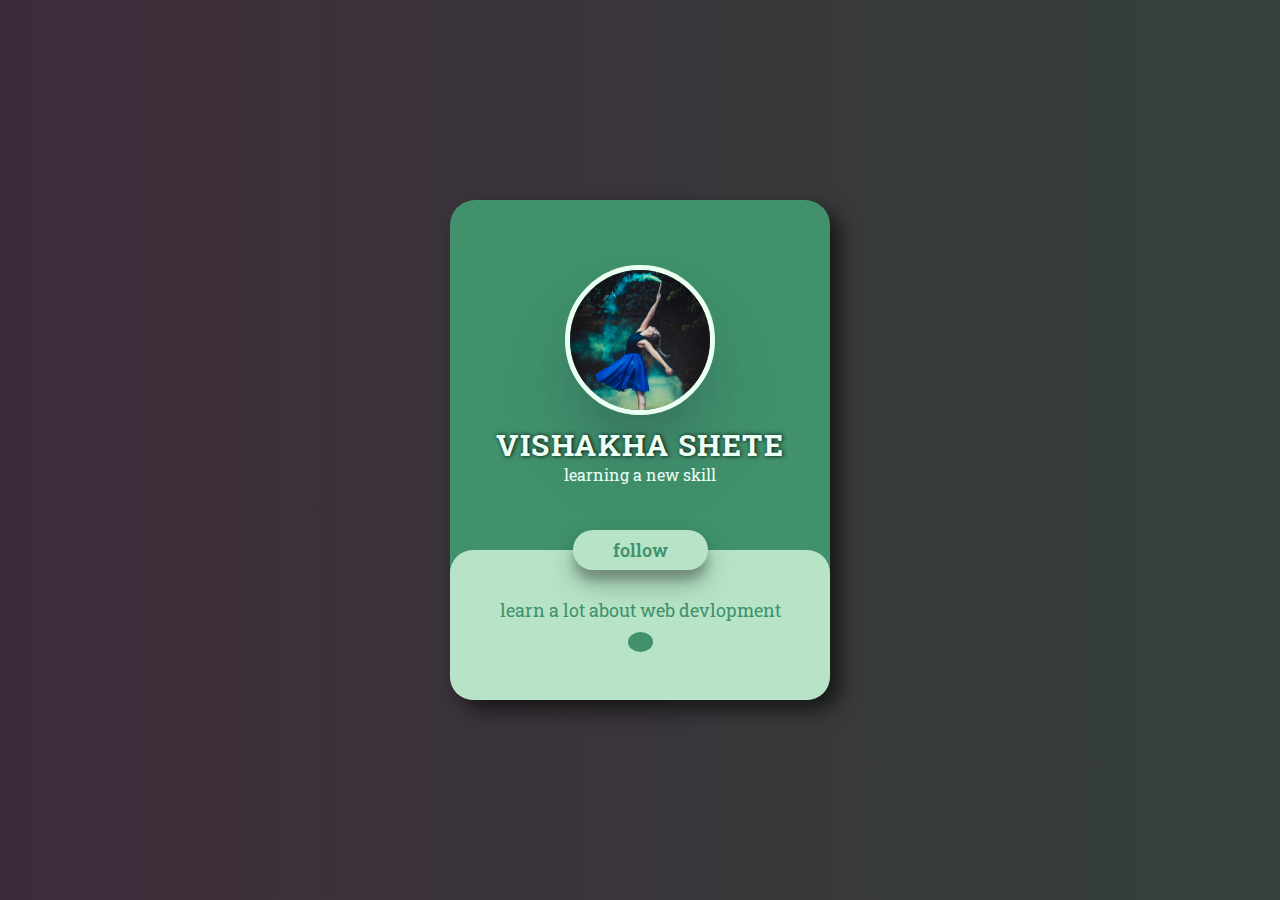
<file: day 1/index.html>
<!DOCTYPE html>
<html lang="en">
<head>
    <meta charset="UTF-8">
    <meta name="viewport" content="width=device-width, initial-scale=1.0">
    <title>short card</title>
    <link rel="stylesheet" href="style.css">
</head>
<body>
    <div class="container">
        <div class="card">
            <div class="card-1">
                <div class="ham">
                    <i class="fa-solid fa-bars-staggered"></i>
                    <i class="fa-solid fa-gear"></i>
                </div>
                <img src="./balance-ballerina-ballet-1886694.jpg" alt="GANESH.JPG">
                <div class="content">
                    <h1>vishakha shete</h1>
                    <p>learning a new skill</p>
                </div>
                <div class="social">
                    <i class="fa brands fa-intagram"></i>
                    <i class="fa brands fa-teligram"></i>
                    <i class="fa brands fa-facebook"></i>
                </div>
                <a href="" class="btn" >follow</a>
            </div>
            <div class="card-2">
                <p>learn a lot about web devlopment</p>
                <i class="fa-solid fa-arrow-down "></i>
            </div>
        </div>
    </div>
</body>
</html>
</file>
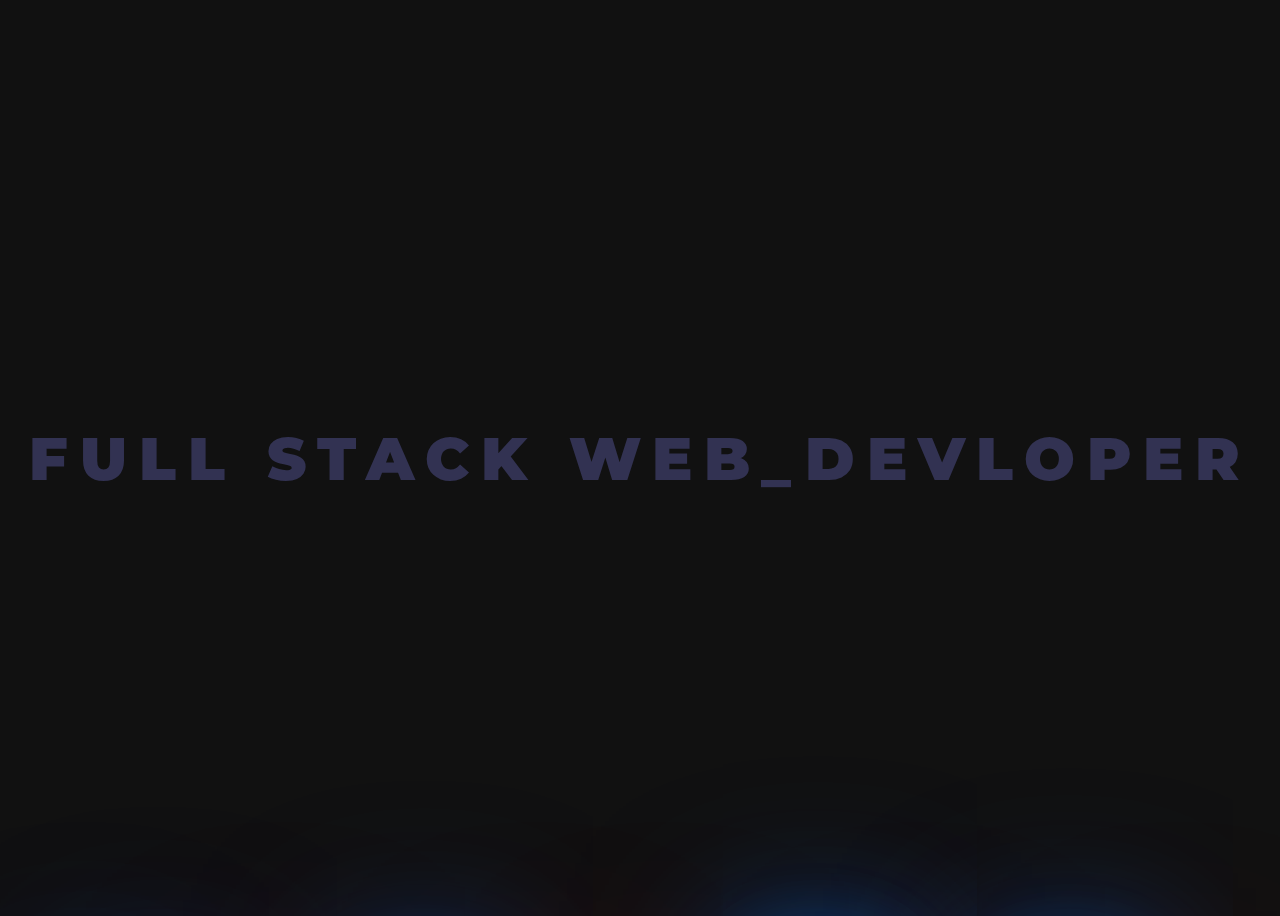
<file: day-10/index.html>
<!DOCTYPE html>
<html lang="en">

<head>
    <meta charset="UTF-8">
    <title>Animated Background Design</title>
    <link href="https://fonts.googleapis.com/css2?family=Montserrat:wght@400;500&display=swap" rel="stylesheet">
    <link rel="stylesheet" href="style.css">
</head>

<body>
    <div class="wrapper">
        <span></span>
        <span></span>
        <span></span>
        <span></span>
        <span></span>
        <span></span>
        <span></span>
        <span></span>
        <span></span>
        <span></span>
    </div>

    <div class="banner">
        <div class="content">
            <h2><b>FULL STACK WEB_DEVLOPER</b></h2>
        </div>
    </div>

</body>

</html>
</file>
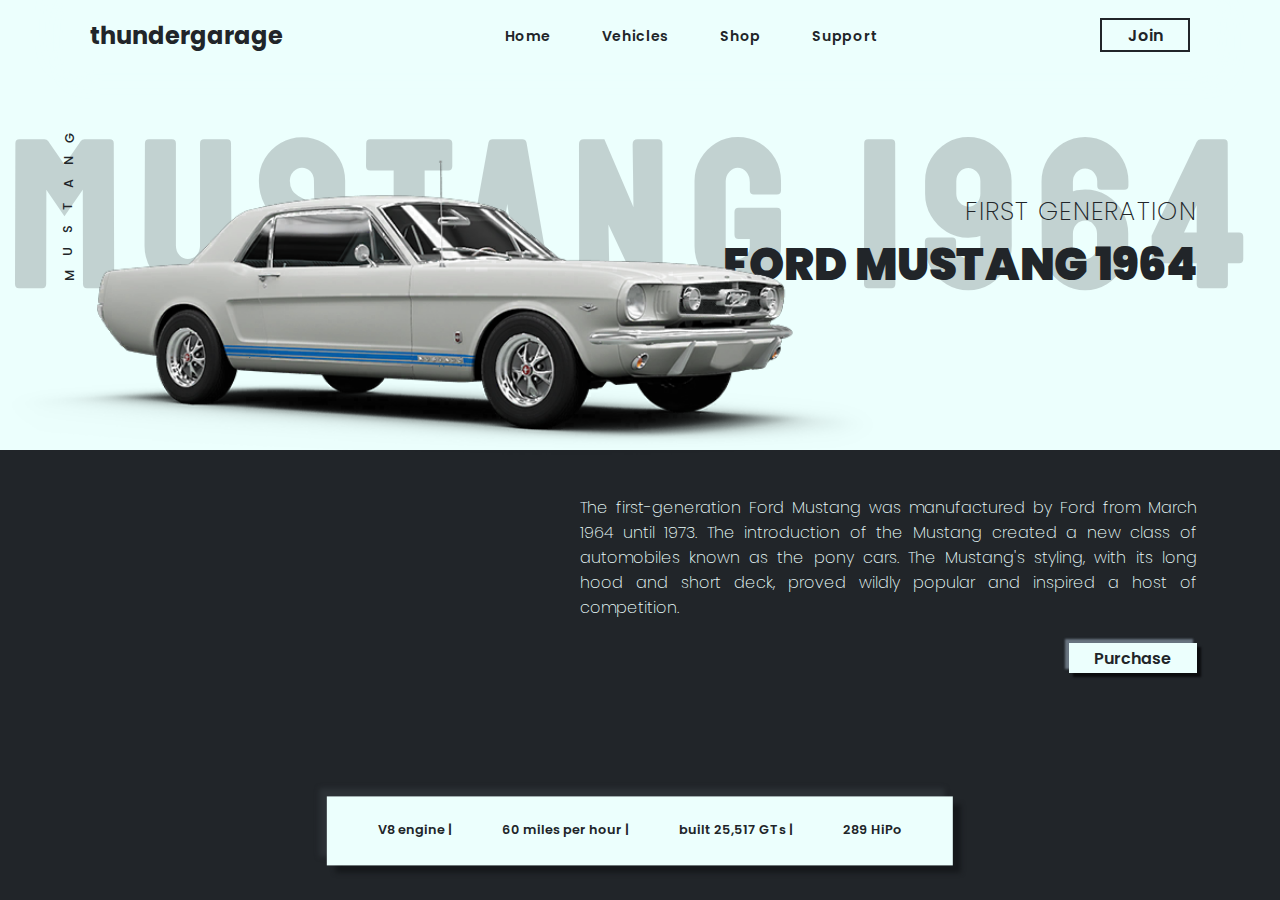
<file: day-12/index.html>
<!DOCTYPE html>
<html lang="en">

<head>
    <meta charset="UTF-8">
    <meta name="viewport" content="width=device-width, initial-scale=1.0">
    <link rel="stylesheet" href="./style.css">
    <title>Document</title>
</head>

<body>
    <div class="main">
        <div class="page1">
            <h1>MUSTANG 1964</h1>
            <div class="top">
                <div class="header container">
                    <div class="logo">
                        <h2>thunder<span>garage</span></h2>
                    </div>
                    <div class="navlinks">
                        <ul>
                            <li><a href="#">Home</a></li>
                            <li><a href="#">Vehicles</a></li>
                            <li><a href="#">Shop</a></li>
                            <li><a href="#">Support</a></li>
                        </ul>
                    </div>
                    <div class="ham">
                        <a href="#" class="btn">Join</a>
                    </div>
                </div>
                <div class="content">
                    <h2>first generation</h2>
                    <h3>Ford Mustang 1964</h3>
                </div>
                <div class="mustang">
                    <span>G</span>
                    <span>N</span>
                    <span>A</span>
                    <span>T</span>
                    <span>S</span>
                    <span>U</span>
                    <span>M</span>
                    <span> </span>
                    <span style="color:#ecfffd;">D</span>
                    <span style="color:#ecfffd;">R</span>
                    <span style="color:#ecfffd;">O</span>
                    <span style="color:#ecfffd;">F</span>
                </div>
            </div>
            <div class="bottom">
                <div class="image">
                    <img src="./2.png" alt="">
                </div>
                <div class="bottom-content">
                    <p>The first-generation Ford Mustang was manufactured by Ford from March 1964 until 1973. The
                        introduction of the Mustang created a new class of automobiles known as the pony cars. The
                        Mustang's styling, with its long hood and short deck, proved wildly popular and inspired a host
                        of competition.</p>
                    <a href="#" class="btn btn-primary">Purchase</a>
                </div>

                <div class="specification">
                    <span>V8 engine |</span>
                    <span>60 miles per hour |</span>
                    <span>built 25,517 GTs |</span>
                    <span>289 HiPo</span>
                </div>
            </div>
        </div>
    </div>

    <script src="https://cdnjs.cloudflare.com/ajax/libs/gsap/3.12.2/gsap.min.js"
        integrity="sha512-16esztaSRplJROstbIIdwX3N97V1+pZvV33ABoG1H2OyTttBxEGkTsoIVsiP1iaTtM8b3+hu2kB6pQ4Clr5yug=="
        crossorigin="anonymous" referrerpolicy="no-referrer"></script>
    <script src="./script.js"></script>
</body>

</html>
</file>
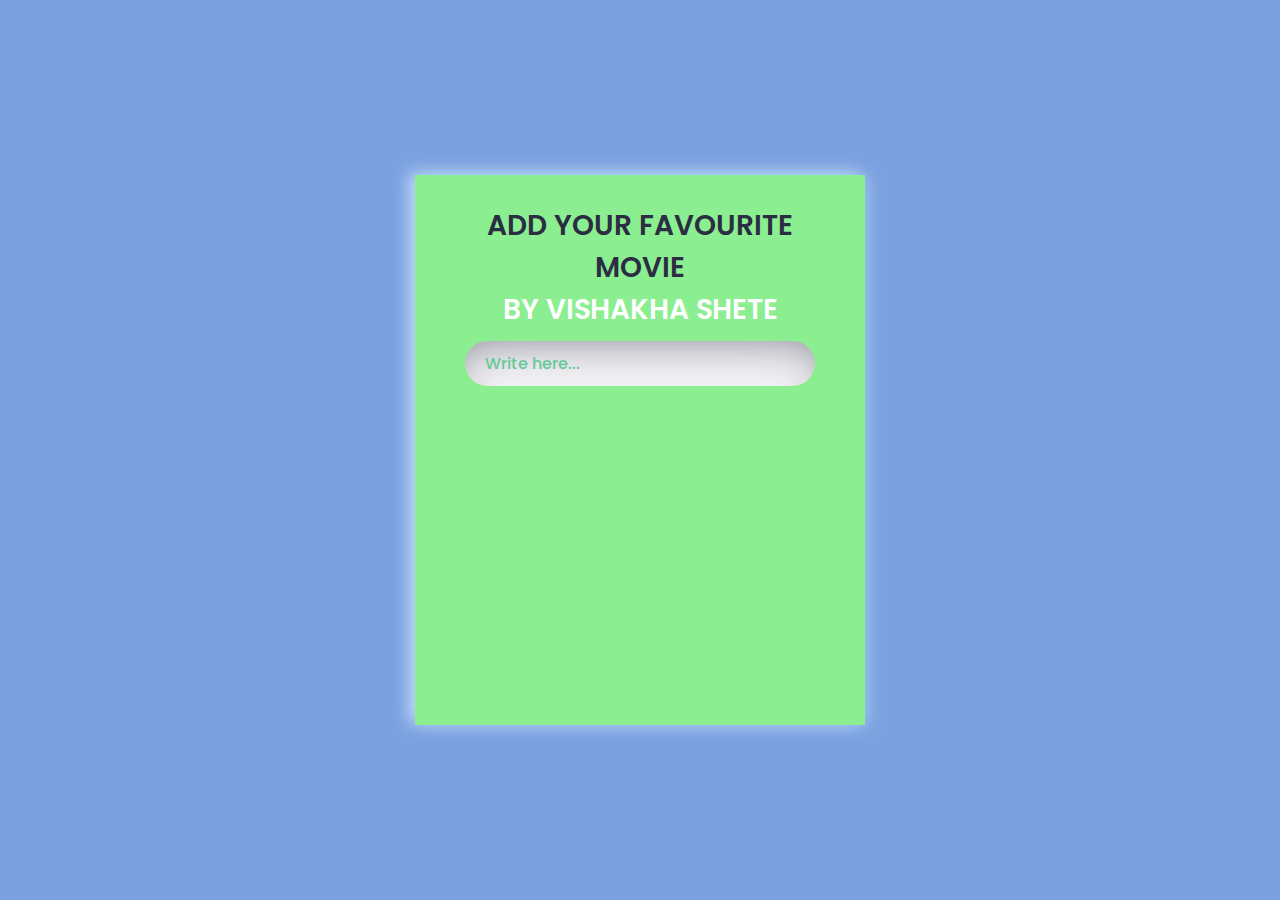
<file: day-2/index.html>
<!DOCTYPE html>
<html lang="en">
<head>
    <meta charset="UTF-8">
    <meta name="viewport" content="width=device-width, initial-scale=1.0">
    <link rel="stylesheet" href="./style.css">
    <title>TO-DO LIST</title>
</head>
<body>
    <div class="container">
        <div class="box">
            <h2>Add your favourite movie<br> 
                <span> By vishakha shete</span>
            </h2>
            <input type="text" placeholder="Write here..." id="mainBx">
            <ul id="list"></ul>
        </div>
    </div>
    <script src="./script.js" defer></script>
</body>
</html>
</file>
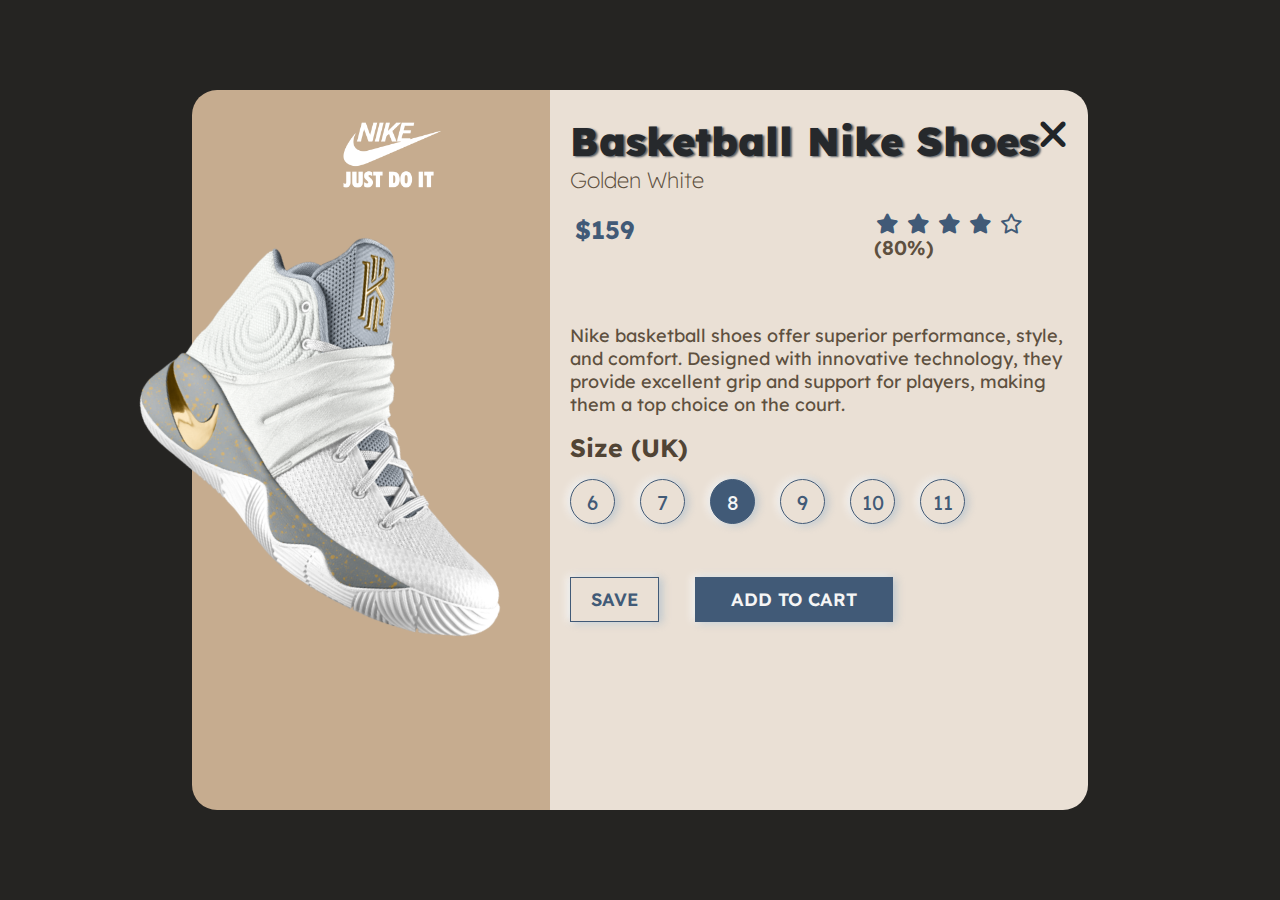
<file: day-5/index.html>
<!DOCTYPE html>
<html lang="en">
<head>
    <meta charset="UTF-8">
    <meta name="viewport" content="width=device-width, initial-scale=1.0">
    <link rel="stylesheet" href="https://cdnjs.cloudflare.com/ajax/libs/font-awesome/6.4.2/css/all.min.css"/>
    <link rel="stylesheet" href="./style.css">
    <title>Shoes Design</title>
</head>
<body>
    <div class="main">
        <div class="shoes">
            <div class="shoes__image">
                <img src="./3.png" class="logo">
                <img src="./PngItem_1209032.png" class="nike">
            </div>
            <div class="shoes__content">
                <h1>Basketball Nike Shoes</h1>
                <i class="fa-solid fa-xmark"></i>
                <h3>Golden White</h3>
                <div class="rate">
                    <h5>$159</h5>
                    <div class="rating">
                        <i class="fa-solid fa-star"></i>
                        <i class="fa-solid fa-star"></i>
                        <i class="fa-solid fa-star"></i>
                        <i class="fa-solid fa-star"></i>
                        <i class="fa-regular fa-star"></i>
                        <span>(80%)</span>
                    </div>
                </div>
                <p>Nike basketball shoes offer superior performance, style, and comfort. Designed with innovative technology, they provide excellent grip and support for players, making them a top choice on the court.</p>
                <h4>Size (UK)</h4>
                <div class="size">
                    <a href="#">6</a>
                    <a href="#">7</a>
                    <a href="#">8</a>
                    <a href="#">9</a>
                    <a href="#">10</a>
                    <a href="#">11</a>
                </div>
                <a href="#" class="btn">Save</a>
                <a href="#" class="btn btn-primary">Add to Cart</a>
            </div>
        </div>
    </div>
</body>
</html>
</file>
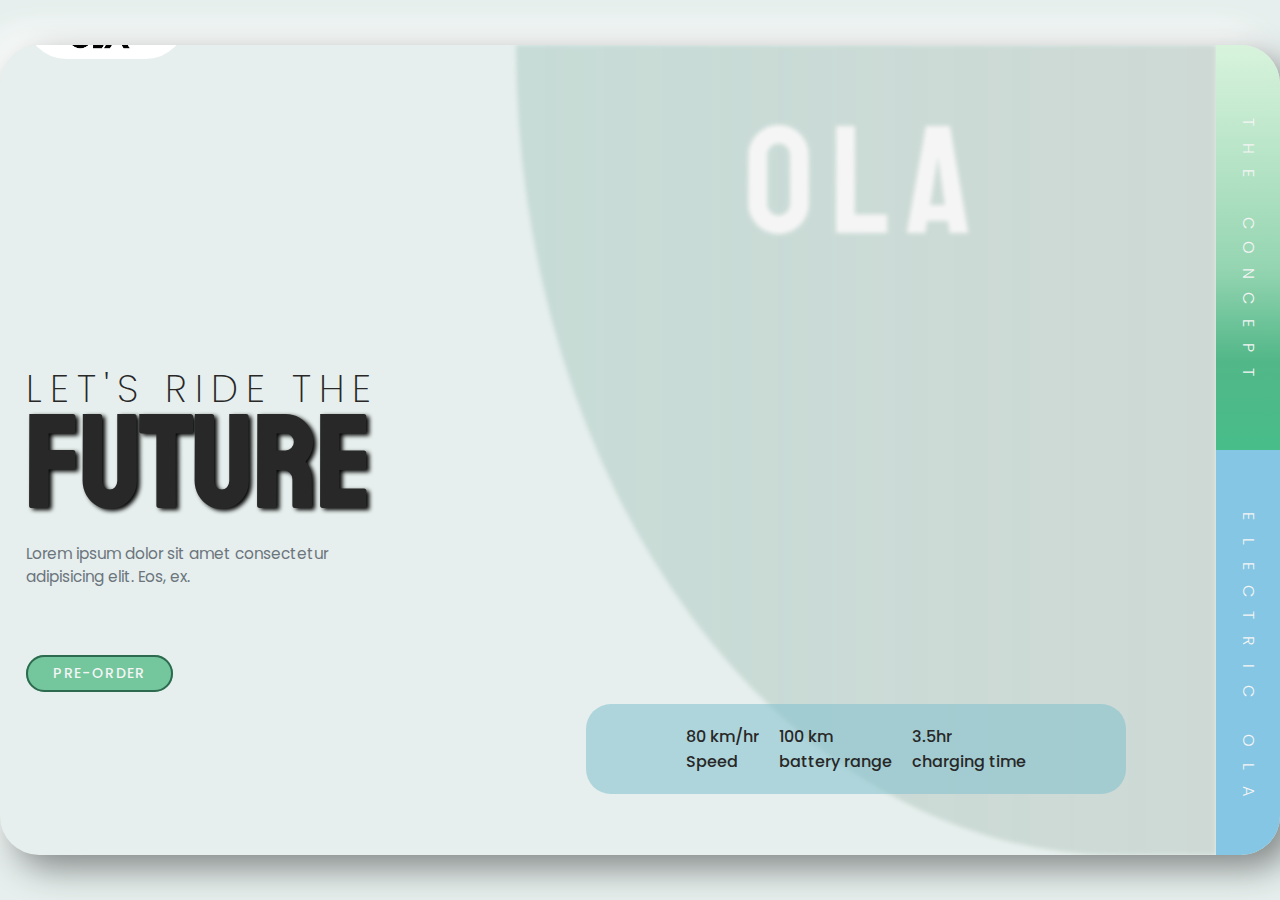
<file: day-6/index.html>
<!DOCTYPE html>
<html lang="en">
<head>
    <meta charset="UTF-8">
    <meta name="viewport" content="width=device-width, initial-scale=1.0">
    <link rel="stylesheet" href="./style.css">
    <title>ola</title>
</head>
<body>
    <div class="container">
        <div class="main">
            <div class="navbar">
                <a href="#" class="logo"><img src="./Logo.png"></a>
                <ul>
                    <li><a href="#">home</a></li>
                    <li><a href="#">product</a></li>
                    <li><a href="#">gallery</a></li>
                    <li><a href="#">contact</a></li>
                </ul>
                <a href="#" class="btn">Register</a>
            </div>
            <div class="content">
                <div class="text">
                    <h2>Let's Ride The</h2>
                    <h1>Future</h1>
                    <p>Lorem ipsum dolor sit amet consectetur adipisicing elit. Eos, ex.</p>
                    <a href="#" class="btn btn-primary">Pre-order</a>
                </div>
                <div class="image">
                    <img src="./ola.png">
                    <div class="specification">
                        <span>80 km/hr <br>Speed</span>
                        <span>100 km<br>battery range</span>
                        <span>3.5hr<br>charging time</span>
                    </div>
                </div>
            </div>
        </div>
        <div class="sidebar">
            <div class="top">
                <span>T</span>
                <span>H</span>
                <span>E</span>
                <span>&nbsp;</span>
                <span>C</span>
                <span>O</span>
                <span>N</span>
                <span>C</span>
                <span>E</span>
                <span>P</span>
                <span>T</span>
            </div>
            <div class="bottom">
                <span>E</span>
                <span>L</span>
                <span>E</span>
                <span>C</span>
                <span>T</span>
                <span>R</span>
                <span>I</span>
                <span>C</span>
                <span>&nbsp;</span>
                <span>O</span>
                <span>L</span>
                <span>A</span>
            </div>

        </div>

    </div>
</body>
</html>
</file>
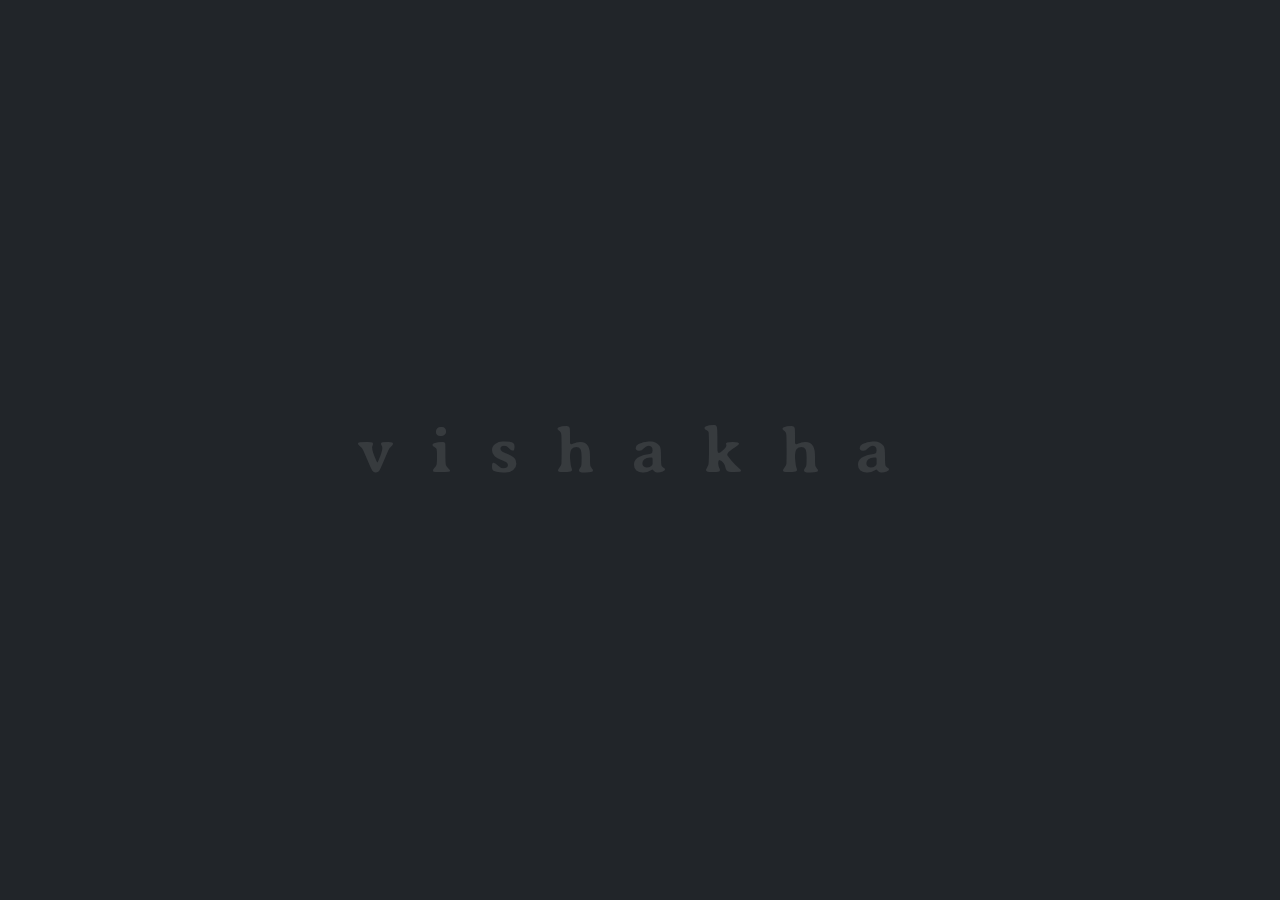
<file: day-7/index.html>
<!DOCTYPE html>
<html lang="en">
<head>
    <meta charset="UTF-8">
    <meta name="viewport" content="width=device-width, initial-scale=1.0">
    <link rel="stylesheet" href="./style.css">
    <title>name animation</title>
</head>
<body>
    <div class="container name">
        <span>v</span>
        <span>i</span>
        <span>s</span>
        <span>h</span>
        <span>a</span>
        <span>k</span>
        <span>h</span>
        <span>a</span>
    </div>
</body>
</html>
</file>
<file: day 1/style.css>
@import url('https://fonts.googleapis.com/css2?family=Roboto+Slab:wght@300;400;500;600;700;800;900&display=swap');

*{
    margin:0 ;
    padding: 0%;
    box-sizing: border-box;
    font-family: 'Roboto Slab', serif;
}

i{
    color: #e2fbeb ;
    font: size 22px; 
    cursor: pointer;
    transition: 0.2s ;
}
i:hover{
    color: #fff;
}

.container{
    display: flex;
    justify-content: center;
    align-items: center;
    height: 100vh;
    background: linear-gradient(to right, #3e2b3a, #35413b);
}

.card{
    position: relative;
    width: 380px;
    height: 500px;
    border-radius: 25px;
    background-color: #40916c;
    box-shadow: 10px 10px 20px rgba(0, 0, 0, 0.6);
}

.card-1{
    width: 100%;
    height: 350px;
    display: flex;
    justify-content: center;
    align-items: center;
    flex-direction: column;
    padding-bottom: 1.2rem;
    gap: 10px;
}

.card-1 .ham{
    display: flex;
    justify-content: space-between;
    gap: 17rem;
}

.card-1 img{
    width: 150px;
    height: 150px;
    margin-top: 20px;
    border: 5px solid #ecfff3;
    border-radius: 50%;
    object-fit: cover;
    box-shadow: rgba(50, 50, 93, 0.25) 0px 50px 100px -20px, rgba(0, 0, 0, 0.3) 0px 30px 60px -30px, rgba(10, 37, 64, 0.35) 0px -2px 6px 0px inset;
}

.card-1 img:hover{
    animation: anim 1s forwards;
}


@keyframes anim{
    0%{
        scale: 100%;
    }
    20%{
        scale: 105%;
    }
    40%{
        scale: 100%;
    }
}

.content{
    text-align: center;
    color: #ecfff3;
}

.content h1{
    font-size: 30px;
    letter-spacing: 0.05em;
    text-transform: uppercase;
    text-shadow: 1px 0px 4px rgb(7, 13, 10);
}

.content p{
    font-size: 16px;
}

.social{
    display: flex;
    justify-content: center;
    align-items: center;
    gap: 15px;
}

.card-1 a{
    position: absolute;
    top: 66%;
    text-decoration: none;
    padding: 8px 40px;
    border-radius: 25px;
    cursor: pointer;
    font-size: 18px;
    font-weight: 600;
    color: #40916c;
    background: #b7e4c7;
    box-shadow: rgba(0, 0, 0, 0.25) 0px 14px 28px, rgba(0, 0, 0, 0.22) 0px 10px 10px;
    transition: 0.2s;
}

.card-1 a:hover{
    background-color: #dff8ed;
}

.card-2{
    background-color: #b7e4c7;
    border-radius: 23px;
    height: 150px;
    display: flex;
    justify-content: center;
    align-items: center;
    flex-direction: column;
    gap: 10px;
}

.card-2 i{
    padding: 10px 12.5px;
    background-color: #40916c;
    border-radius: 50%;
    transition: 0.3s;
}

.card-2 i:hover{
    background: #ecfff3;
    color: #40916c;
}

.card-2 p{
    font-size: 1.1rem;
    color: #40916c;
}
</file>
<file: day-10/style.css>
body {
	background: #111;
	height: 100vh;
}
.wrapper span {
	position: fixed;
	bottom: -180px;
	height: 50px;
	width: 50px;
	z-index: -1;
	background-color: #18191f;
	box-shadow: 0 0 50px #0072ff, 0 0 100px #0072ff, 0 0 150px #0072ff, 0 0 200px #0072ff;
	animation: animate 10s linear infinite;
}
.wrapper span:nth-child(1) {
	left: 60px;
	animation-delay: 0.6s;
}
.wrapper span:nth-child(2) {
	left: 10%;
	animation-delay: 3s;
	width: 60px;
	height: 60px;
}
.wrapper span:nth-child(3) {
	left: 20%;
	animation-delay: 2s;
    box-shadow: 0 0 50px #ba181b, 0 0 100px #ba181b, 0 0 150px #ba181b, 0 0 200px #ba181b;
}
.wrapper span:nth-child(4) {
	left: 30%;
	animation-delay: 5s;
	width: 80px;
	height: 80px;
}
.wrapper span:nth-child(5) {
	left: 40%;
	animation-delay: 1s;
    box-shadow: 0 0 50px #ba181b, 0 0 100px #ba181b, 0 0 150px #ba181b, 0 0 200px #ba181b;}
.wrapper span:nth-child(6) {
	left: 50%;
	animation-delay: 7s;
    box-shadow: 0 0 50px #ba181b, 0 0 100px #ba181b, 0 0 150px #ba181b, 0 0 200px #ba181b;
}
.wrapper span:nth-child(7) {
	left: 60%;
	animation-delay: 6s;
	width: 100px;
	height: 100px;
    
}
.wrapper span:nth-child(8) {
	left: 70%;
	animation-delay: 8s;
    box-shadow: 0 0 50px #ba181b, 0 0 100px #ba181b, 0 0 150px #ba181b, 0 0 200px #ba181b;
}
.wrapper span:nth-child(9) {
	left: 80%;
	animation-delay: 6s;
	width: 90px;
	height: 90px;
}
.wrapper span:nth-child(10) {
	left: 90%;
	animation-delay: 4s;
    box-shadow: 0 0 50px #ba181b, 0 0 100px #ba181b, 0 0 150px #ba181b, 0 0 200px #ba181b;
}
.banner {
	display: flex;
	justify-content: center;
	align-items: center;
	height: 100vh;
}
.content h2 b {
	font-family: montserrat;
	font-size: 60px;
    font-weight: 900;
	text-transform: uppercase;
	letter-spacing: 12px;
    color: #323252;
}
@keyframes animate {
	0% {
		transform: translateY(0);
		opacity: 1;
	}
	80% {
		opacity: .7;
	}
	100% {
		transform: translateY(-800px) rotate(360deg);
		opacity: 0;
	}
}
</file>
<file: day-12/style.css>
@import url('https://fonts.googleapis.com/css2?family=Poppins:wght@100;200;300;400;500;600;700;800;900&family=Staatliches&display=swap');

* {
    margin: 0;
    padding: 0;
    box-sizing: border-box;
    font-family: 'Poppins', sans-serif;
}

:root {
    --color-black: #212529;
    --color-white: #ecfffd;
}

.container {
    width: 1400px;
    max-width: 90%;
    margin: 0 auto;
}

.main {
    width: 100%;
    height: 100%;
}

.page1 {
    position: relative;
    width: 100vw;
    height: 100vh;
}

.page1 h1 {
    font-family: 'Staatliches', sans-serif;
    font-size: 16vw;
    position: absolute;
    letter-spacing: 0.11em;
    text-align: center;
    color: var(--color-black);
    opacity: 0.2;
    pointer-events: none;
    top: 10vh;
    margin-left: 0.75vw;
}

.top {
    width: 100%;
    height: 50%;
    background: var(--color-white);
}

.header {
    display: flex;
    justify-content: space-between;
    align-items: center;
    height: 70px;
    background: var(--color-white);
    box-shadow: 7px 7px 28px var(--color-white),
        -7px -7px 28px var(--color-white);
    padding: 0 2vw;
}

.logo {
    color: var(--color-black);
}


.navlinks ul {
    display: flex;
    justify-content: center;
    align-items: center;
    list-style: none;
    gap: 4vw;
}

.navlinks ul a {
    color: var(--color-black);
    text-decoration: none;
    font-weight: 600;
    letter-spacing: 0.05em;
    font-size: 1.1vw;
}

.btn {
    padding: 0.3vw 2vw;
    color: var(--color-black);
    border: 2px solid var(--color-black);
    text-decoration: none;
    font-weight: 600;
}

.content {
    position: absolute;
    top: 15vw;
    right: 0;
    padding-right: 6.5vw;
    text-align: right;
    color: var(--color-black);
}

.content h2 {
    font-size: 2vw;
    font-weight: 200;
    letter-spacing: 0.05em;
    text-transform: uppercase;
}

.content h3 {
    font-size: 3.5vw;
    font-weight: 900;
    text-transform: uppercase;
}

.mustang {
    position: absolute;
    top: 10vw;
    left: 5vw;
    display: flex;
    flex-direction: column;
    align-items: flex-start;
    gap: 5px;
}

.mustang span {
    color: var(--color-black);
    font-weight: 500;
    font-size: 1vw;
    transform: rotate(-90deg);
}

.bottom {
    width: 100%;
    height: 50%;
    background-color: var(--color-black);
}

.image img {
    position: absolute;
    top: 0;
    left: 5;
    width: 880px;
    height: auto;
}

.bottom-content {
    position: absolute;
    top: 55%;
    right: 0;
    padding-right: 6.5vw;
    text-align: right;
    width: 700px;
    color: var(--color-white);
}

.bottom-content p {
    font-weight: 200;
    text-align: justify;
    margin-bottom: 2vw;
}

.btn-primary {
    color: var(--color-black);
    background-color: var(--color-white);
    box-shadow: 4px 4px 2px #0b0c0e,
        -4px -4px 2px #687480;
    border: none;
}

.specification {
    position: absolute;
    bottom: 0;
    left: 50%;
    transform: translate(-50%, -50%);
    display: flex;
    justify-content: center;
    align-items: center;
    gap: 50px;
    background-color: var(--color-white);
    padding: 2vw 4vw;
    box-shadow: 8px 8px 5px #15181b,
        -8px -8px 5px #2d3237;
}

.specification span {
    color: var(--color-black);
    font-weight: 600;
    font-size: 1vw;
}
</file>
<file: day-2/style.css>
@import url('https://fonts.googleapis.com/css2?family=Poppins:wght@100;200;300;400;500;600;700;800;900&display=swap');

*{
    margin: 0;
    padding: 0;
    box-sizing: border-box;
    font-family: 'Poppins', sans-serif;
}

body{
    display: grid;
    justify-content: center;
    align-items: center;
    min-height: 100vh;
    background: #7ca1e0;
}

.box{
    position: relative;
    width: 450px;
    height: 550px;
    background: #8bee90;
    padding: 30px 50px;
    box-shadow: rgba(159, 204, 244, 0.48) 6px 2px 16px 0px, rgba(214, 239, 255, 0.8) -6px -2px 16px 0px;
}

.box h2{
    width: 100%;
    font-weight: 600;
    text-align: center;
    color: #2b2d42;
    font-size: 1.75em;
    margin-bottom: 10px;
    text-transform: uppercase;
}

.box span{
    color: #fff;
}

#mainBx{
    position: relative;
    width: 100%;
    border: none;
    outline: none;
    padding: 10px 20px;
    border-radius: 30px;
    font-size: 1em;
    color: #2f363e;
    font-weight: 500;
    box-shadow: rgba(55, 55, 94, 0.25) 0px 30px 60px -12px inset, rgba(0, 0, 0, 0.3) 0px 18px 36px -18px inset;
}

#mainBx::placeholder{
    color: #69c999;
    font-weight: 500;
}

.box li{
    position: relative;
    width: calc(100% - 40px);
    display: grid;
    align-items: center;
    justify-content: space-between;
    background: #8192f0;
    margin: 15px 0;
    padding: 10px 10px 10px 45px;
    min-height: 35px;
    cursor: pointer;
    border-radius: 22.5px;
    color: #fff;
    box-shadow: rgba(0, 0, 0, 0.17) 0px -23px 25px 0px inset, rgba(0, 0, 0, 0.15) 0px -36px 30px 0px inset, rgba(0, 0, 0, 0.1) 0px -79px 40px 0px inset, rgba(0, 0, 0, 0.06) 0px 2px 1px, rgba(0, 0, 0, 0.09) 0px 4px 2px, rgba(0, 0, 0, 0.09) 0px 4px 2px, rgba(0, 0, 0, 0.09) 0px 6px 4px, rgba(0, 0, 0, 0.09) 0px 10px 6px;
}

.box li i{
    position: absolute;
    right: -40px;
    width: 30px;
    height: 30px;
    display: flex;
    justify-content: center;
    align-items: center;
    background: #ff2c74;
    border-radius: 50%;
    box-shadow: rgba(0, 0, 0, 0.17) 0px -23px 25px 0px inset, rgba(0, 0, 0, 0.15) 0px -36px 30px 0px inset, rgba(0, 0, 0, 0.1) 0px -79px 40px 0px inset, rgba(0, 0, 0, 0.06) 0px 2px 1px, rgba(0, 0, 0, 0.09) 0px 4px 2px, rgba(0, 0, 0, 0.09) 0px 8px 4px, rgba(255, 255, 255, 0.5) 2px 2px 10px, rgba(0, 0, 0, 0.09) 0px 32px 16px;
}

.box li i::before{
    content: '';
    position: absolute;
    width: 15px;
    height: 2px;
    background: #fff;
    transform: rotate(45deg);
}

.box li i::after{
    content: '';
    position: absolute;
    width: 15px;
    height: 2px;
    background: #fff;
    transform: rotate(-45deg);
}

.box li::before{
    content: '';
    position: absolute;
    left: 8px;
    width: 30px;
    height: 30px;
    background: #2f363e;
    border-radius: 50%;
}

.box li.done{
    background: #607d8b;
}

.box li.done::after{
    content: '';
    position: absolute;
    left: 16px;
    bottom: 19px;
    width: 12px;
    height: 6px;
    border-bottom: 2px solid #fff;
    border-left: 2px solid #fff;
    transform: rotate(315deg);
}

#list{
    position: relative;
    margin-top: 20px;
    height: 350px;
    overflow-y: auto;
    padding-right: 10px;
}

::-webkit-scrollbar-track{
    box-shadow: inset 0 0 15px rgba(0, 0, 0, 0.5);
}

::-webkit-scrollbar{
    width: 5px;
}

::-webkit-scrollbar-thumb{
    background: #fff;
}
</file>
<file: day-5/style.css>
@import url('https://fonts.googleapis.com/css2?family=Lexend:wght@100;200;300;400;500;600;700;800;900&display=swap');

*{
    margin: 0;
    padding: 0;
    box-sizing: border-box;
    font-family: 'Lexend', sans-serif;
}

.main{
    width: 100vw;
    height: 100vh;
    display: flex;
    justify-content: center;
    align-items: center;
    overflow: hidden;
    background-color: #252422;
}

.shoes{
    width: 70%;
    height: 80%;
    margin: 0 auto;
    display: flex;
    justify-content: space-between;
    align-items: center;
}

.shoes__image{
    position: relative;
    background-color: #c6ac8f;
    width: 40%;
    height: 100%;
    border-radius: 25px 0  0 25px;
}

.shoes__image .logo{
    position: absolute;
    top: -10px;
    left: 35%;
    width: 150px;
}

.shoes__image .nike{
    position: absolute;
    width: 111%;
    top: 20%;
    left: -15%;
    transform: rotate(12deg);
    transition: 0.5s ease;
    z-index: 10;
}

.shoes__image .nike:hover{
    transform: rotate(-5deg);
}

.shoes__content{
    position: relative;
    width: 60%;
    height: 100%;
    background-color: #eae0d5;
    padding-left: 20px;
    padding: 1rem 20px;
    border-radius: 0 25px 25px 0;
}

.shoes__content h1{
    font-size: 40px;
    color: #26292c;
    font-weight: 900;
    margin-top: 10px;
    text-shadow: 2px 1px 2px rgba(87, 94, 101, 1);
}

.fa-xmark{
    position: absolute;
    right: 20px;
    top: 25px;
    font-size: 40px;
    color: #212529;
    cursor: pointer;
}

.shoes__content h3{
    font-size: 22px;
    font-weight: 200;
    color: #5e503f;
}

.rate{
    display: flex;
    justify-content: left;
    margin-top: 20px;
    margin-right: 20px;
    gap: 15rem;
}

.rate h5{
    color: #415a77;
    font-size: 25px;
    padding-left: 5px;
    font-weight: 700;
}

.rating i{
    color: #415a77;
    font-size: 20px;
    margin: 0 2px;
    cursor: pointer;
}

.rating span{
    font-size: 20px;
    font-weight: 600;
    color: #5e503f;
}

.shoes__content p{
    margin-top: 4rem;
    font-size: 18px;
    color: #5e503f;
}

.shoes__content h4{
    margin-top: 1rem;
    font-size: 25px;
    color: #514435;
}

.shoes__content .size{
    margin-top: 1rem;
    margin-bottom: 4rem;
    display: flex;
    justify-content: left;
    align-items: center;
    gap: 25px;
}

.shoes__content .size a{
    display: inline-block;
    height: 45px;
    width: 45px;
    color: #415a77;
    border: 1px solid #415a77;
    border-radius: 50%;
    text-align: center;
    padding: 10px;
    text-decoration: none;
    font-size: 20px;
    box-shadow: rgba(136, 165, 191, 0.48) 3px 1px 8px 0px, rgba(255, 255, 255, 0.8) -3px -1px 8px 0px;
}

.shoes__content .size a:nth-child(3){
    color: #f5f5f5;
    background-color: #415a77;
}

.btn{
    padding: 10px 20px;
    text-decoration: none;
    font-size: 18px;
    font-weight: 600;
    text-transform: uppercase;
    margin-right: 2rem;
    cursor: pointer;
    border: 1px solid #415a77;
    color: #415a77;
    transition: 0.4s;
    box-shadow: rgba(136, 165, 191, 0.48) 3px 1px 8px 0px, rgba(255, 255, 255, 0.8) -3px -1px 8px 0px;
}

.btn:hover{
    border-radius: 25px;
}

.btn-primary{
    padding: 10px 35px;
    background-color: #415a77;
    color: #f5f5f5;
}
</file>
<file: day-6/style.css>
@import url('https://fonts.googleapis.com/css2?family=Koulen&family=Poppins:wght@100;200;300;400;500;600;700;800;900&display=swap');

*{
    margin: 0;
    padding: 0;
    box-sizing: border-box;
    font-family: 'Poppins', sans-serif;
}

:root{
    --background-color:#e6efed;
    --background-color-2:linear-gradient(to right, #6ca2953f, #97a99d4b);
    --color-white:#f5f5f5;
    --color-black:#282828;
    --color-gray:#6c757d;
}

body{
   width: 100vw;
   height: 100vh;
   display: flex;
   justify-content: center;
   align-items: center;
   background-color: var(--background-color);
}

.container{
    width: 1300px;
    height: 90%;
    display: flex;
    justify-content: space-between;
    align-items: center;
    border-radius: 39px;
    box-shadow:  13px 13px 34px #818685,
             -13px -13px 34px #ffffff;
}

.main{
    position: relative;
    width: 100%;
    height: 100%;
    flex-basis: 95%;
    padding: 1vw 2vw;
    overflow: hidden;
}

.main::before{
    position: absolute;
    font-family: 'Koulen', sans-serif;
    text-align: center;
    letter-spacing: 0.1em;
    content: 'OLA';
    font-size: 12vw;
    color: var(--color-white);
    width: 700px;
    height: 100%;
    background: var(--background-color-2);
    border-radius:100% 0% 14% 86% / 0% 100% 0% 100%;
    right: 0;
    top: 0;
    z-index: -9;
    filter: blur(2px);
}

.sidebar{
    width: 100%;
    height: 100%;
    flex-basis: 5%;

}

.navbar{
    display: flex;
    justify-content: space-between;
    align-items: center;
    position: relative;
    top: -10%;
    animation: navbar 1s forwards;
    animation-delay: 1s;
}
.navbar img{
    height: 5rem;
    width: 10rem;
    border-radius: 10em;
}



@keyframes navbar{
    0%{
        top: -10%;
    }
    100%{
        top: 0;
    }
}

.navbar ul {
    display: flex;
    justify-content: center;
    align-items: center;
    gap: 30px;
}

.navbar ul li{
    list-style: none;
}

.navbar ul li a{
    text-decoration: none;
    font-size: 1.3vw;
    color: var(--color-black);
    font-weight: 600;
    text-transform: uppercase;
}

.btn{
    padding: 0.5vw 2vw;
    border: 2px solid #2c7da0;
    border-radius: 20px;
    background: #82c0cc;
    text-decoration: none;
    color: var(--color-white);
    font-weight: 500;
    font-size: 1.1vw;
    letter-spacing: 0.1em;
    text-transform: uppercase;
    transition: 0.4s ease;
}

.btn-primary{
    background-color: #74c69d;
    border: 2px solid #2d6a4f;
}

.btn:hover{
    border: 2px solid var(--color-black);
    background-color: var(--color-white);
    color: var(--color-black)
}

.content{
    width: 100%;
    height: 100%;
    display: flex;
    justify-content: space-between;
    align-items: center;
}

.text{
    flex-basis: 60%;
}

.text h2{
    font-size: 3vw;
    text-transform: uppercase;
    letter-spacing: 0.21em;
    font-weight: 200;
    line-height: 0;
    color: var(--color-black);
}

.text h1{
    font-size: 10vw;
    font-family: 'Koulen', sans-serif;
    text-transform: uppercase;
    text-shadow: 3px 2px 4px rgba(0, 0, 0, 1);
    line-height: 1.2;
    color: var(--color-black);
    letter-spacing: 0.01em;
}

.text p{
    font-size: 1.2vw;
    width: 350px;
    margin-bottom: 8vh;
    color: var(--color-gray);
}

.image{
    position: relative;
    width: 100%;
    height: 100%;
    flex-basis: 40%;
}

.image img{
    position: absolute;
    right: -100%;
    width: 450px;
    animation: anim 2s forwards;
}

@keyframes anim{
    0%{
        right: -100%;
    }
    100%{
        right: 0;
    }
}

.specification{
    position: absolute;
    right: 5vw;
    bottom: 15vh;
    display: flex;
    justify-content: center;
    align-items: center;
    width: 60vh;
    border-radius: 25px;
    height: 10vh;
    background-color: #82c0cc8e;
    gap: 20px;
}

.specification span{
    color: var(--color-black);
    font-weight: 500;
}



.slidebar{
    display: flex;
    justify-content: space-between;
    flex-direction: column;
    border-radius: 39px;
}

.top{
    width: 100%;
    height: 50%;
    display: block;
    flex-basis: 50%;
    display: flex;
    justify-content: center;
    flex-direction: column;
    align-items: center;
    background: linear-gradient(0deg, rgba(71,189,138,1) 0%, rgba(82,183,136,1) 22%, rgba(149,213,178,1) 45%, rgba(183,228,199,1) 72%, rgba(216,243,220,1) 100%);
    border-radius: 0  39px 0  0;
}

.bottom{
    width: 100%;
    height: 50%;
    flex-basis: 50%;
    display: flex;
    justify-content: center;
    flex-direction: column;
    align-items: center;
    background: #84c6e3;
    border-radius: 0 0 39px 0;
}

.top{
    display: flex;
    justify-content: center;
    flex-direction: column;
    align-items: center;
}

.top span{
    transform: rotate(90deg);
   font-weight: 300;
   color: var(--color-white);
}

.bottom span{
    transform: rotate(90deg);
   font-weight: 300;
   color: var(--color-white);
}

.social {
    color: var(--color-black);
}
</file>
<file: day-7/style.css>
@import url('https://fonts.googleapis.com/css2?family=Averia+Serif+Libre:wght@700&display=swap');

*{
    margin: 0;
    padding: 0;
    box-sizing: border-box;
}

body{
    background: #212529;
    font-family: 'Averia Serif Libre', cursive;
}

.name{
    position:absolute;
    top: 50%;
    left: 50%;
    transform: translate(-50%, -50%);
}

.name span{
    color: #fff;
    font-size: 65px;
    letter-spacing: 0.5em;
    font-weight: 700;
    color: rgba(255, 255, 255, 0.1);
    display: inline-block;
    transition: all .5s;
    animation: anim 2.15s infinite;
}

@keyframes anim{
    0%{
        color: #ffffff1a;
        transform: translateY(0);
        margin-left: 0;
    }
    25%{
        color: #6cbebe;
        transform: translateY(-15px);
        margin-left: 15px;
        text-shadow: 0 15px 5px rgba(0, 0, 0, 1);
    }
    100%{
        color: #ffffff1a;
        transform: translateY(0);
    }
}

.name span:nth-child(1){
    animation-delay: 0.1s;
}
.name span:nth-child(2){
    animation-delay: 0.2s;
}
.name span:nth-child(3){
    animation-delay: 0.3s;
}
.name span:nth-child(4){
    animation-delay: 0.4s;
}
.name span:nth-child(5){
    animation-delay: 0.5s;
}
.name span:nth-child(6){
    animation-delay: 0.6s;
}
.name span:nth-child(7){
    animation-delay: 0.7s;
}
.name span:nth-child(8){
    animation-delay: 0.8s;
}
</file>
